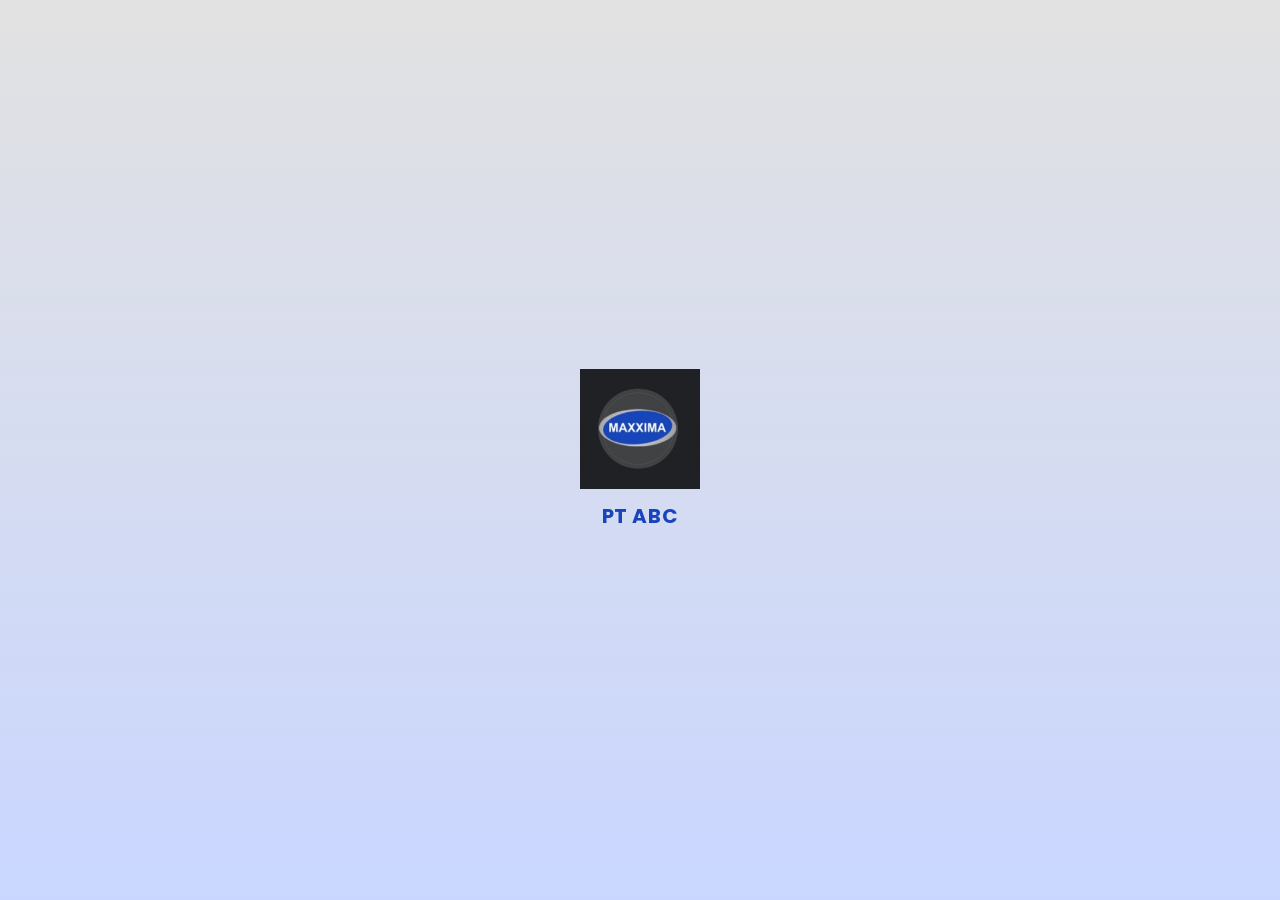
<file: pt abc/login/index.html>
<!DOCTYPE html>
<html lang="en">
<head>
  <meta charset="UTF-8" />
  <meta name="viewport" content="width=device-width, initial-scale=1.0"/>
  <title>Login Page</title>
  <link rel="stylesheet" href="style.css">
  <link href='https://unpkg.com/boxicons@2.1.4/css/boxicons.min.css' rel='stylesheet'>
</head>
<body>

  <!-- Splash screen -->
  <div id="splash" role="status" aria-label="Loading">
    <div class="splash-content">
      <div class="splash-logo" aria-hidden="true">
        <img src="../icon.jpg" alt="MyApp logo" class="splash-img">
      </div>
      <div class="splash-title">PT ABC</div>
    </div>
  </div>

  <div class="app" aria-hidden="true">
      <div class="container">
            <!-- Login -->
          <div class="form-box login">
              <form action="#">
                  <h1>Login</h1>
                  <div class="input-box">
                      <input type="text" placeholder="Email" required>
                      <i class='bx bxs-user'></i>
                  </div>
                  <div class="input-box">
                      <input type="password" placeholder="Password" required>
                      <i class='bx bxs-lock-alt' ></i>
                  </div>

                  <div class="form-actions">
                      <div class="forgot-link">
                          <a href="#">Forgot Password?</a>
                      </div>
                      <div class="register">
                          <p>Don't have an account? <a href="#">Register</a></p>
                      </div>
                  </div>
                  <button type="submit" class="btn">Login</button>
                  <p>or login with social platforms</p>
                  <div class="social-icons">
                      <a href="#"><i class='bx bxl-google' ></i></a>
                      <a href="#"><i class='bx bxl-facebook' ></i></a>
                      <a href="#"><i class='bx bxl-apple' ></i></a>
                  </div>
              </form>
          </div>
            <!-- Register -->
          <div class="form-box register">
              <form action="#">
                  <h1>Registration</h1>
                  <div class="input-box">
                      <input type="text" placeholder="Nomor Hp" required>
                      <i class='bx bxs-user'></i>
                  </div>
                  <div class="input-box">
                      <input type="email" placeholder="Email" required>
                      <i class='bx bxs-envelope' ></i>
                  </div>
                  <div class="input-box">
                      <input type="password" placeholder="Password" required>
                      <i class='bx bxs-lock-alt' ></i>
                  </div>

                  <div class="form-actions">
                      <div class="login">
                          <p>Already have an account? <a href="#">Login</a></p>
                      </div>
                  </div>

                  <button type="submit" class="btn">Register</button>
                  <p>or register with social platforms</p>
                  <div class="social-icons">
                      <a href="#"><i class='bx bxl-google' ></i></a>
                      <a href="#"><i class='bx bxl-facebook' ></i></a>
                      <a href="#"><i class='bx bxl-apple' ></i></a>
                  </div>
              </form>
          </div>

      </div>
  </div>

  <script src="script.js"></script>
</body>
</html>
</file>
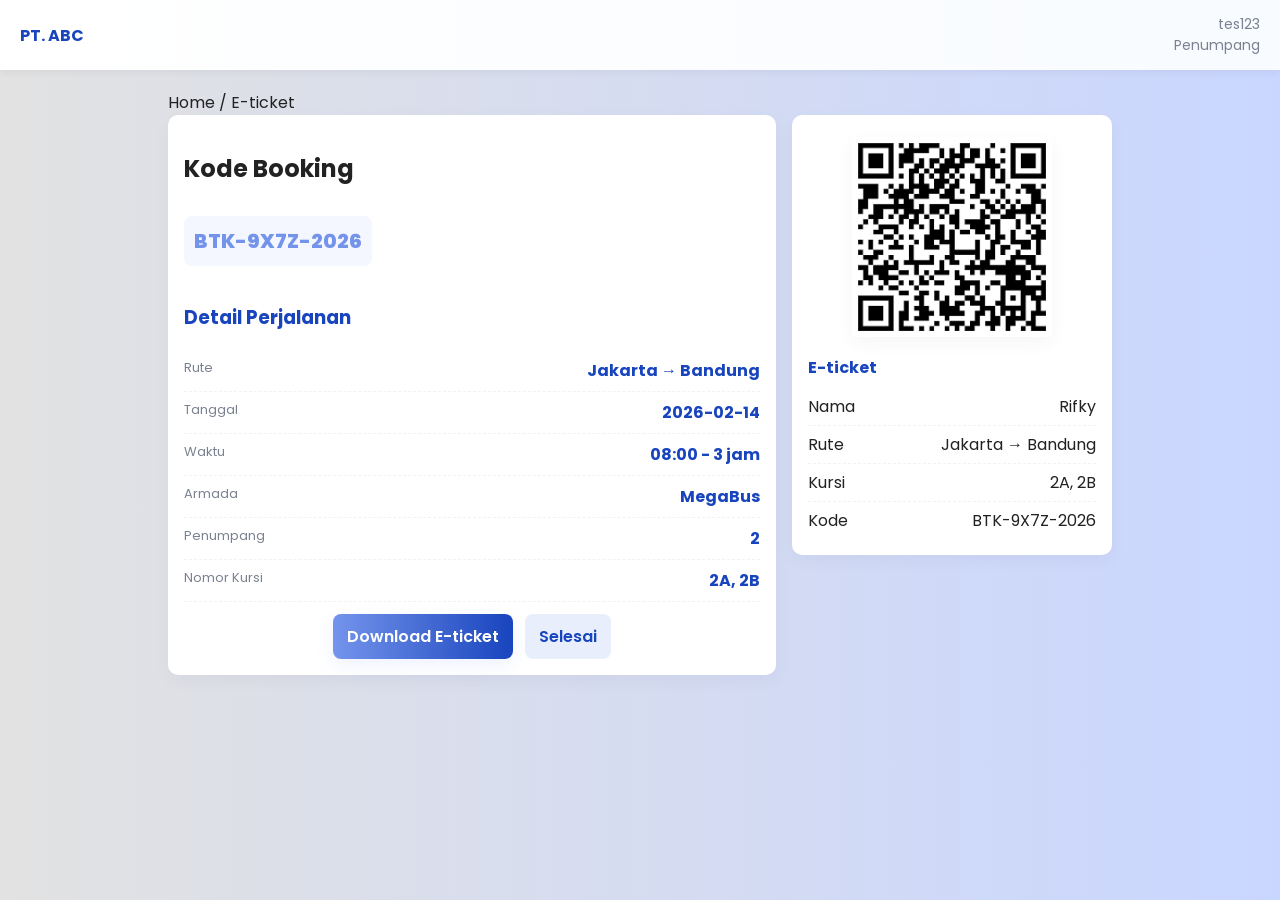
<file: pt abc/boarding/boarding.html>
<!doctype html>
<html lang="id">
<head>
  <meta charset="utf-8" />
  <meta name="viewport" content="width=device-width,initial-scale=1" />
  <title>E-ticket</title>
  <link href="https://fonts.googleapis.com/css2?family=Poppins:wght@400;600;700&display=swap" rel="stylesheet">
  <link rel="stylesheet" href="../dashboard/dashboard.css">
  <link rel="stylesheet" href="boarding.css">
</head>

<body>
  <header class="topbar">
    <div class="brand">PT. ABC</div>
    <div class="user-info">
      <div class="user-name" id="userName">tes123</div>
      <div class="user-category" id="userCategory">Penumpang</div>
    </div>
  </header>

  <main class="content boarding-content">
    <div class="breadcrumb">Home / E-ticket</div>

    <!-- Boarding Pass -->
    <section class="boarding-pass">
      <div class="bp-left">
        <h2>Kode Booking</h2>
        <div class="booking-code">BTK-9X7Z-2026</div>

        <h3>Detail Perjalanan</h3>
        <div class="info-row"><span class="label">Rute</span><span class="value">Jakarta → Bandung</span></div>
        <div class="info-row"><span class="label">Tanggal</span><span class="value">2026-02-14</span></div>
        <div class="info-row"><span class="label">Waktu</span><span class="value">08:00 - 3 jam</span></div>
        <div class="info-row"><span class="label">Armada</span><span class="value">MegaBus</span></div>
        <div class="info-row"><span class="label">Penumpang</span><span class="value">2</span></div>
        <div class="info-row"><span class="label">Nomor Kursi</span><span class="value">2A, 2B</span></div>

        <div class="actions" style="margin-top:12px;">
          <a class="btn primary" href="#" download="eticket.png" id="downloadBtn">Download E-ticket</a>
          <a class="btn" href="../dashboard/dashboard.html">Selesai</a>
        </div>
      </div>

      <!-- e-ticket -->
      <div class="bp-right">
        <div class="qr-wrap">
          <img width="200" height="200" viewBox="0 0 64 64" src="image.png" alt="MyApp logo" class="qr">
        </div>

        <div class="ticket-preview">
          <h4>E-ticket</h4>
          <div class="tp-row"><span class="label">Nama</span><span class="value">Rifky</span></div>
          <div class="tp-row"><span class="label">Rute</span><span class="value">Jakarta → Bandung</span></div>
          <div class="tp-row"><span class="label">Kursi</span><span class="value">2A, 2B</span></div>
          <div class="tp-row"><span class="label">Kode</span><span class="value">BTK-9X7Z-2026</span></div>
        </div>
      </div>
    </section>
  </main>
</body>
</html>
</file>
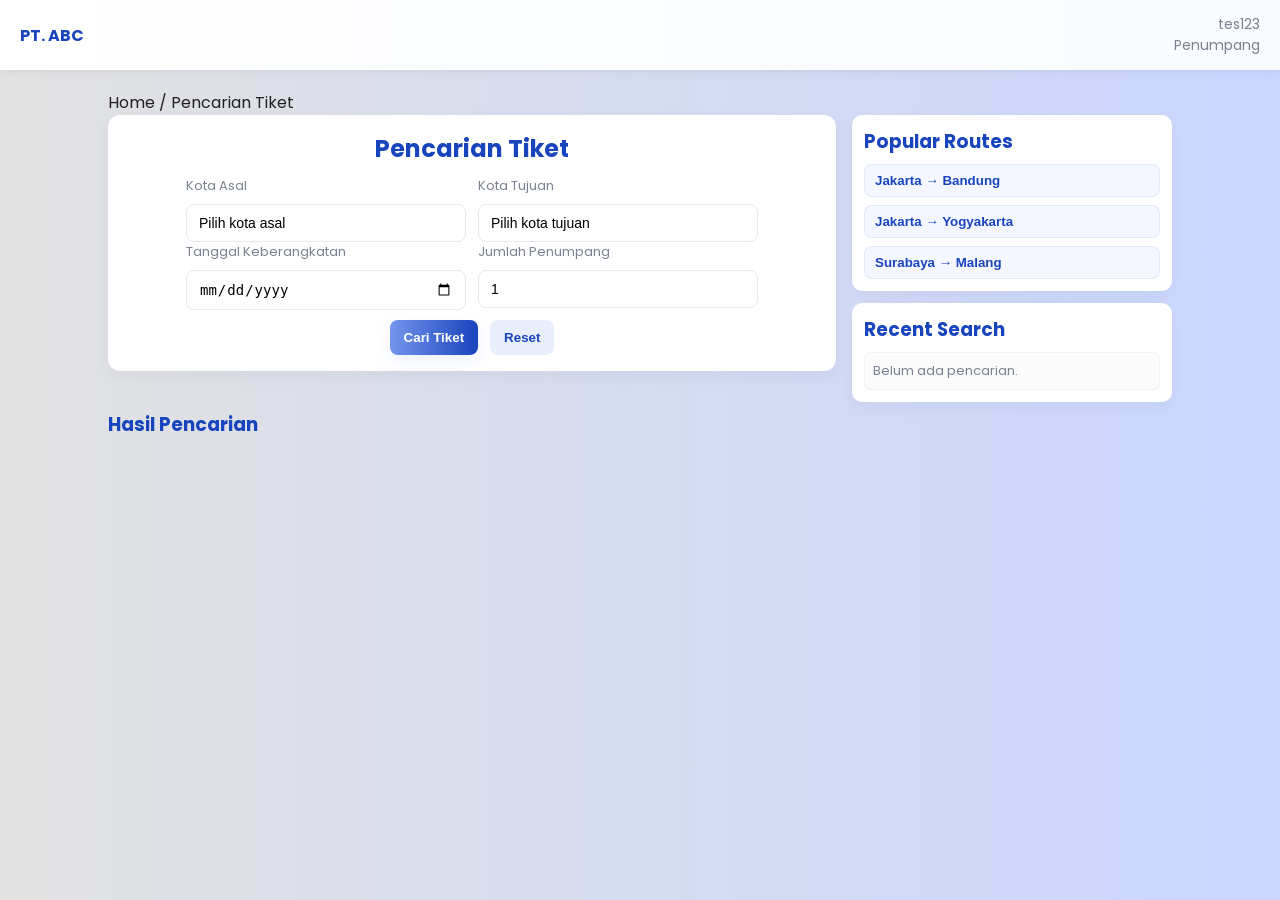
<file: pt abc/dashboard/dashboard.html>
<!doctype html>
<html lang="id">
<head>
  <meta charset="utf-8" />
  <meta name="viewport" content="width=device-width,initial-scale=1" />
  <title>Dashboard</title>
  <link href="https://fonts.googleapis.com/css2?family=Poppins:wght@400;600;700&display=swap" rel="stylesheet">
  <link rel="stylesheet" href="dashboard.css">
</head>
<body>
  <header class="topbar">
    <div class="brand">PT. ABC</div>
    <div class="user-info">
      <div class="user-name" id="userName">tes123</div>
      <div class="user-category" id="userCategory">Penumpang</div>
    </div>
  </header>

  <main class="content">
    <div class="breadcrumb">Home / Pencarian Tiket</div>

    <section class="search-panel">
      <!-- Pencarian Tiket -->
      <form class="search-form" id="searchForm">
        <h2>Pencarian Tiket</h2>
        <div class="row">
          <label>
            Kota Asal
            <select id="origin" required>
              <option value="" disabled selected>Pilih kota asal</option>
            </select>
          </label>
          <label>
            Kota Tujuan
            <select id="destination" required>
              <option value="" disabled selected>Pilih kota tujuan</option>
            </select>
          </label>
        </div>

        <div class="row">
          <label>
            Tanggal Keberangkatan
            <input type="date" id="departDate" required>
          </label>
          <label>
            Jumlah Penumpang
            <input type="number" id="passengers" min="1" value="1" required>
          </label>
        </div>

        <div class="actions">
          <button type="submit" class="btn primary">Cari Tiket</button>
          <button type="button" id="resetBtn" class="btn">Reset</button>
        </div>
      </form>
      <!-- Side Panel -->
      <aside class="side-panels">
        <div class="panel">
          <h3>Popular Routes</h3>
          <div class="pill-list" id="popularList"></div>
        </div>

        <div class="panel">
          <h3>Recent Search</h3>
          <ul class="recent-list" id="recentList">
            <li style="color:var(--muted)">Belum ada pencarian.</li>
          </ul>
        </div>
      </aside>
    </section>

    <!-- Hasil -->
    <section class="results">
      <h3 style="margin:0 0 8px; color:var(--accent)">Hasil Pencarian</h3>
      <div class="cards" id="resultsArea">
        <!-- dummy results -->
      </div>
    </section>
  </main>

  <script src="dashboard.js"></script>
</body>
</html>
</file>
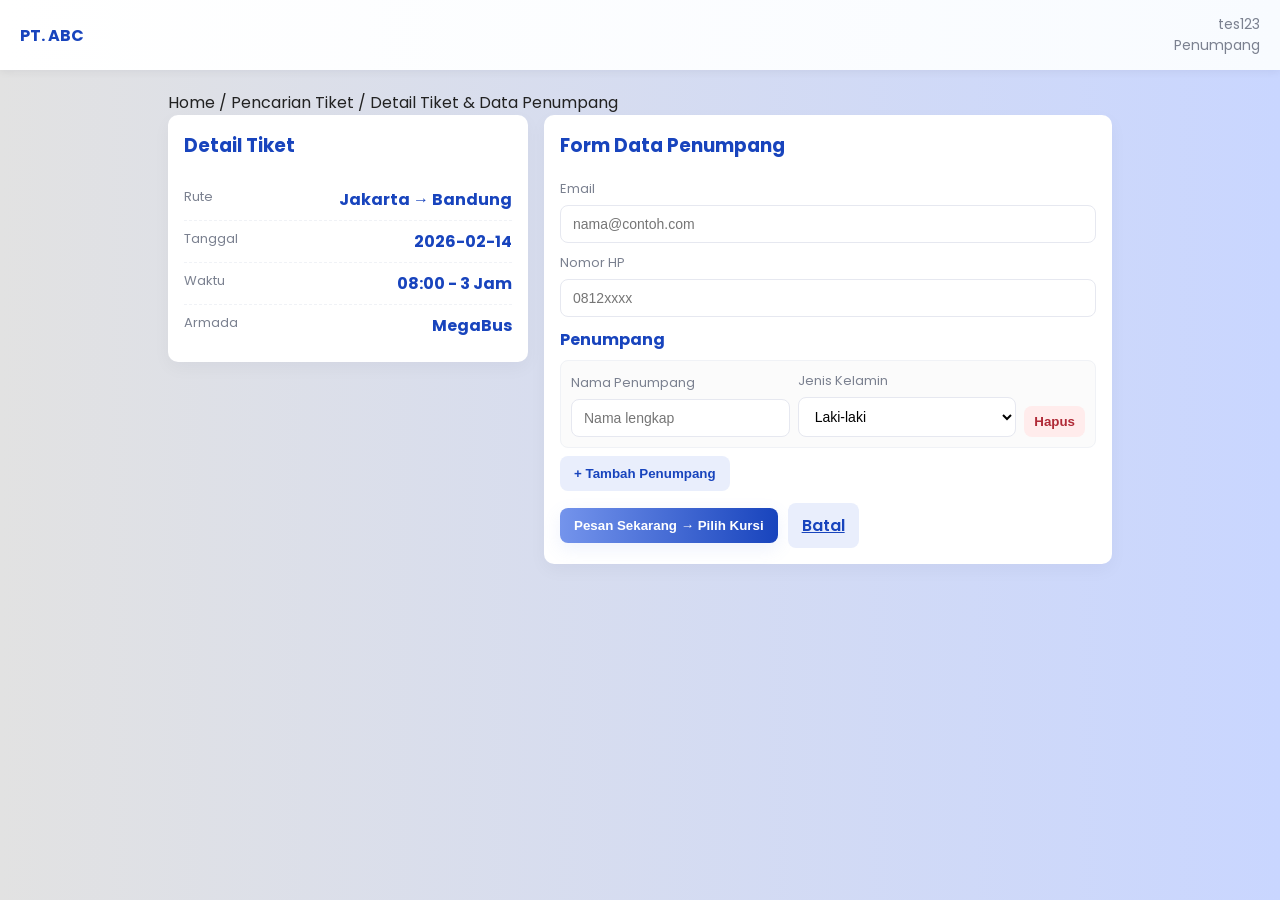
<file: pt abc/detail/detail.html>
<!doctype html>
<html lang="id">
<head>
  <meta charset="utf-8" />
  <meta name="viewport" content="width=device-width,initial-scale=1" />
  <title>Isi Data Penumpang</title>
  <link href="https://fonts.googleapis.com/css2?family=Poppins:wght@400;600;700&display=swap" rel="stylesheet">
  <link rel="stylesheet" href="../dashboard/dashboard.css">
  <link rel="stylesheet" href="detail.css">
</head>
<body>
  <header class="topbar">
    <div class="brand">PT. ABC</div>
    <div class="user-info">
      <div class="user-name" id="userName">tes123</div>
      <div class="user-category" id="userCategory">Penumpang</div>
    </div>
  </header>

  <main class="content detail-content">
    <div class="breadcrumb">Home / Pencarian Tiket / Detail Tiket & Data Penumpang</div>

    <!-- Detail Tiket  -->
    <section class="detail-panel">
      <div class="summary">
        <h3>Detail Tiket</h3>
        <div class="summary-row"><span class="label">Rute</span><span class="value">Jakarta → Bandung</span></div>
        <div class="summary-row"><span class="label">Tanggal</span><span class="value">2026-02-14</span></div>
        <div class="summary-row"><span class="label">Waktu</span><span class="value">08:00 - 3 Jam</span></div>
        <div class="summary-row"><span class="label">Armada</span><span class="value">MegaBus</span></div>
      </div>
      
      <!-- Form Data Penumpang -->
      <form id="passengerForm" class="passenger-form" action="../seat/seat.html" method="get">
        <h3>Form Data Penumpang</h3>

        <div class="field">
          <label for="contactEmail">Email</label>
          <input id="contactEmail" name="email" type="email" placeholder="nama@contoh.com" required>
        </div>

        <div class="field">
          <label for="contactPhone">Nomor HP</label>
          <input id="contactPhone" name="phone" type="tel" placeholder="0812xxxx" required>
        </div>

        <div class="passenger-list" id="passengerList">
          <h4>Penumpang</h4>
        </div>

        <div class="form-actions">
          <button type="button" id="addPassengerBtn" class="btn">+ Tambah Penumpang</button>
        </div>

        <div class="form-actions" style="margin-top:12px;">
          <button type="submit" class="btn primary">Pesan Sekarang → Pilih Kursi</button>
          <a href="../dashboard/dashboard.html" class="btn">Batal</a>
        </div>
      </form>
    </section>
  </main>
  <script src="detail.js"></script>
</body>
</html>
</file>
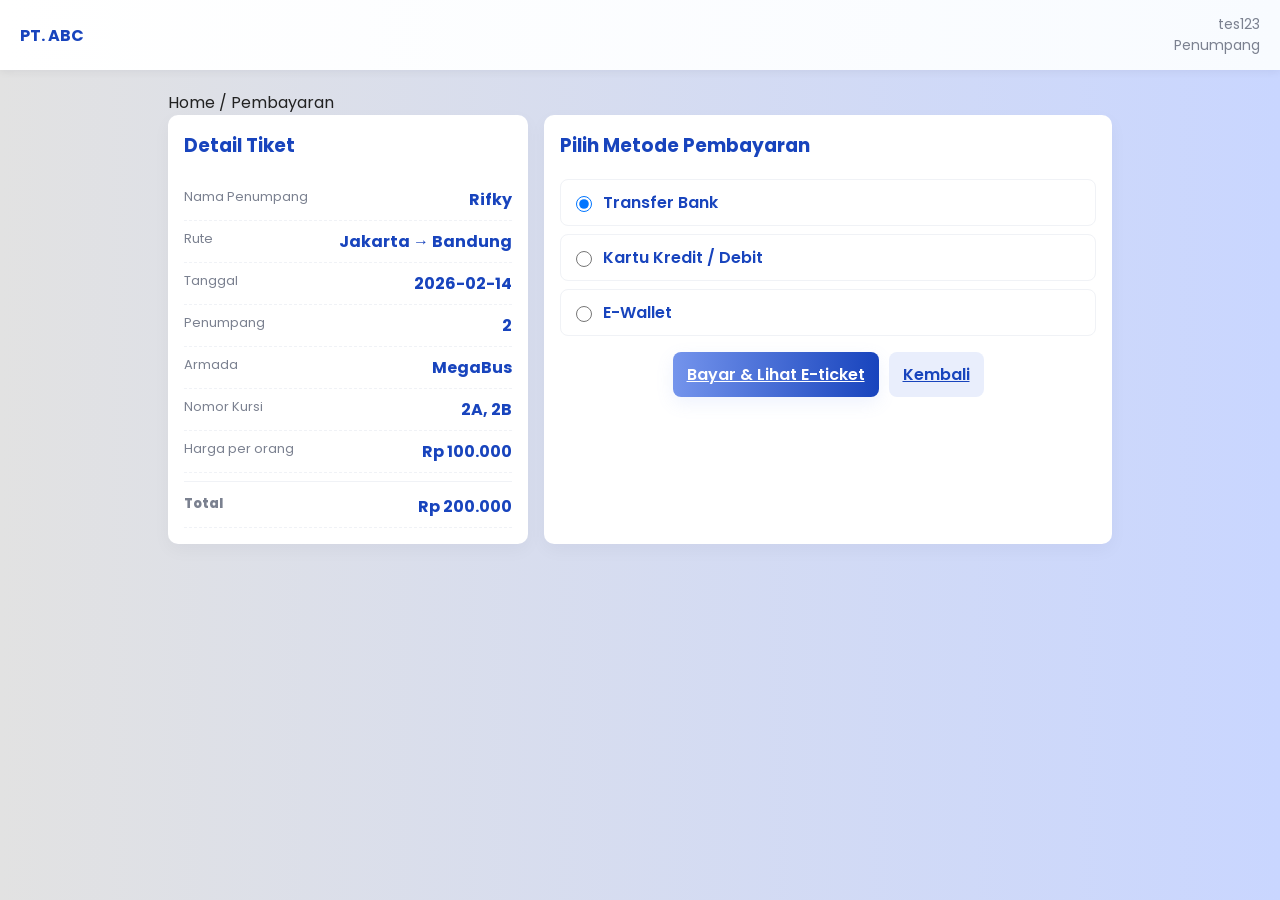
<file: pt abc/payment/payment.html>
<!doctype html>
<html lang="id">
<head>
  <meta charset="utf-8" />
  <meta name="viewport" content="width=device-width,initial-scale=1" />
  <title>Pembayaran</title>
  <link href="https://fonts.googleapis.com/css2?family=Poppins:wght@400;600;700&display=swap" rel="stylesheet">
  <link rel="stylesheet" href="../dashboard/dashboard.css">
  <link rel="stylesheet" href="payment.css">
</head>
<body>
  <header class="topbar">
    <div class="brand">PT. ABC</div>
    <div class="user-info">
      <div class="user-name" id="userName">tes123</div>
      <div class="user-category" id="userCategory">Penumpang</div>
    </div>
  </header>

  <main class="content payment-content">
    <div class="breadcrumb">Home / Pembayaran</div>

    <!-- Detail Tiket -->
    <section class="payment-panel">
      <div class="summary">
        <h3>Detail Tiket</h3>
        <div class="summary-row"><span class="label">Nama Penumpang</span><span class="value">Rifky</span></div>
        <div class="summary-row"><span class="label">Rute</span><span class="value">Jakarta → Bandung</span></div>
        <div class="summary-row"><span class="label">Tanggal</span><span class="value">2026-02-14</span></div>
        <div class="summary-row"><span class="label">Penumpang</span><span class="value">2</span></div>
        <div class="summary-row"><span class="label">Armada</span><span class="value">MegaBus</span></div>
        <div class="summary-row"><span class="label">Nomor Kursi</span><span class="value">2A, 2B</span></div>
        <div class="summary-row"><span class="label">Harga per orang</span><span class="value">Rp 100.000</span></div>
        <div class="summary-row total"><span class="label">Total</span><span class="value">Rp 200.000</span></div>
      </div>
      
      <!-- Metode Pembayaran -->
      <div class="payment-methods">
        <h3>Pilih Metode Pembayaran</h3>
        <form class="methods">
          <label class="pm">
            <input type="radio" name="pm" checked>
            <span class="pm-label">Transfer Bank</span>
          </label>
          <label class="pm">
            <input type="radio" name="pm">
            <span class="pm-label">Kartu Kredit / Debit</span>
          </label>
          <label class="pm">
            <input type="radio" name="pm">
            <span class="pm-label">E-Wallet</span>
          </label>

          <div class="actions" style="margin-top:16px;">
            <a href="../boarding/boarding.html" class="btn primary">Bayar & Lihat E-ticket</a>
            <a href="../seat/seat.html" class="btn">Kembali</a>
          </div>
        </form>
      </div>
    </section>
  </main>
</body>
</html>
</file>
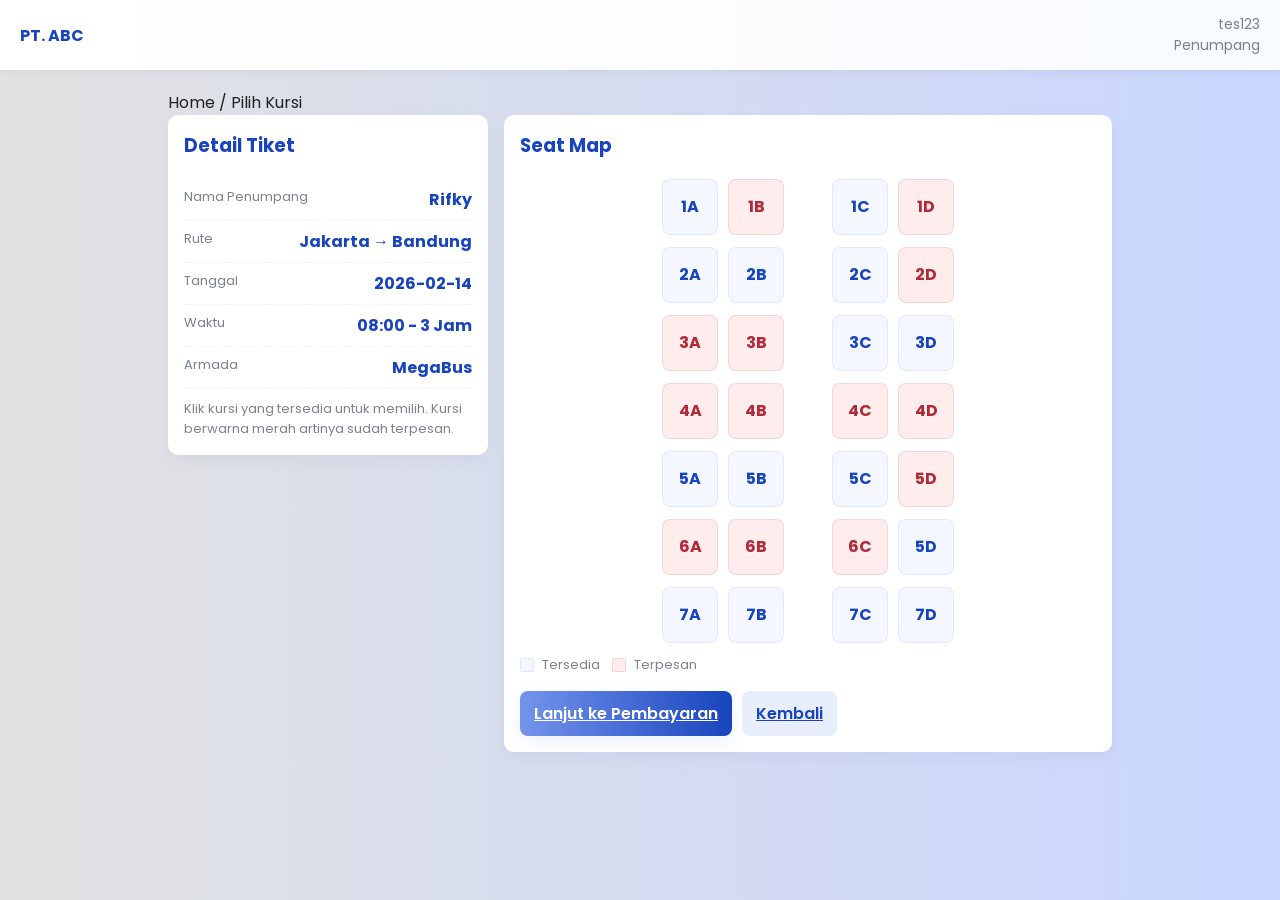
<file: pt abc/seat/seat.html>
<!doctype html>
<html lang="id">
<head>
  <meta charset="utf-8" />
  <meta name="viewport" content="width=device-width,initial-scale=1" />
  <title>Pilih Kursi</title>
  <link href="https://fonts.googleapis.com/css2?family=Poppins:wght@400;600;700&display=swap" rel="stylesheet">
  <link rel="stylesheet" href="../dashboard/dashboard.css">
  <link rel="stylesheet" href="seat.css">
</head>
<body>
  <header class="topbar">
    <div class="brand">PT. ABC</div>
    <div class="user-info">
      <div class="user-name" id="userName">tes123</div>
      <div class="user-category" id="userCategory">Penumpang</div>
    </div>
  </header>

  <main class="content seat-content">
    <div class="breadcrumb">Home / Pilih Kursi</div>

    <!-- Detail Tiket -->
    <section class="seat-panel">
      <aside class="trip-info">
        <h3>Detail Tiket</h3>
        <div class="info-row"><span class="label">Nama Penumpang</span><span class="value">Rifky</span></div>
        <div class="info-row"><span class="label">Rute</span><span class="value">Jakarta → Bandung</span></div>
        <div class="info-row"><span class="label">Tanggal</span><span class="value">2026-02-14</span></div>
        <div class="info-row"><span class="label">Waktu</span><span class="value">08:00 - 3 Jam</span></div>
        <div class="info-row"><span class="label">Armada</span><span class="value">MegaBus</span></div>
        <div class="note" style="margin-top:10px; color:var(--muted); font-size:13px;">Klik kursi yang tersedia untuk memilih. Kursi berwarna merah artinya sudah terpesan.</div>
      </aside>

      <section class="seat-map">
        <h3>Seat Map</h3>
        <div class="bus">
          <div class="row">
            <div class="seat available">1A</div>
            <div class="seat booked">1B</div>
            <div class="aisle"></div>
            <div class="seat available">1C</div>
            <div class="seat booked">1D</div>
          </div>

          <div class="row">
            <div class="seat available">2A</div>
            <div class="seat available">2B</div>
            <div class="aisle"></div>
            <div class="seat available">2C</div>
            <div class="seat booked">2D</div>
          </div>

          <div class="row">
            <div class="seat booked">3A</div>
            <div class="seat booked">3B</div>
            <div class="aisle"></div>
            <div class="seat available">3C</div>
            <div class="seat available">3D</div>
          </div>

          <div class="row">
            <div class="seat booked">4A</div>
            <div class="seat booked">4B</div>
            <div class="aisle"></div>
            <div class="seat booked">4C</div>
            <div class="seat booked">4D</div>
          </div>

          <div class="row">
            <div class="seat available">5A</div>
            <div class="seat available">5B</div>
            <div class="aisle"></div>
            <div class="seat available">5C</div>
            <div class="seat booked">5D</div>
          </div>

          <div class="row">
            <div class="seat booked">6A</div>
            <div class="seat booked">6B</div>
            <div class="aisle"></div>
            <div class="seat booked">6C</div>
            <div class="seat available">5D</div>
          </div>

          <div class="row">
            <div class="seat available">7A</div>
            <div class="seat available">7B</div>
            <div class="aisle"></div>
            <div class="seat available">7C</div>
            <div class="seat available">7D</div>
          </div>
        </div>

        <div class="legend">
          <span class="legend-item"><span class="legend-box avail"></span> Tersedia</span>
          <span class="legend-item"><span class="legend-box booked"></span> Terpesan</span>
        </div>

        <div class="seat-actions" style="margin-top:16px;">
          <a href="../payment/payment.html" class="btn primary">Lanjut ke Pembayaran</a>
          <a href="../detail/detail.html" class="btn">Kembali</a>
        </div>
      </section>
    </section>
  </main>
</body>
</html>
</file>
<file: pt abc/login/style.css>
@import url('https://fonts.googleapis.com/css2?family=Poppins:ital,wght@0,100;0,200;0,300;0,400;0,500;0,600;0,700;0,800;0,900;1,100;1,200;1,300;1,400;1,500;1,600;1,700;1,800;1,900&display=swap');

*{
    margin: 0;
    padding: 0;
    box-sizing: border-box;
    font-family: "Poppins", sans-serif;
    text-decoration: none;
    list-style: none;
}

body{
    display: flex;
    justify-content: center;
    align-items: center;
    min-height: 100vh;
    background: linear-gradient(90deg, #e2e2e2, #c9d6ff);
}

.app { display: none; }
body.splash-active { overflow: hidden; }

#splash{
    position: fixed;
    inset: 0;
    display: flex;
    align-items: center;
    justify-content: center;
    background: linear-gradient(180deg, #e2e2e2, #c9d6ff);
    z-index: 9999;
    flex-direction: column;
    gap: 18px;
    text-align: center;
    padding: 24px;
}

.splash-content{
    display: flex;
    flex-direction: column;
    align-items: center;
    gap: 12px;
}

.splash-logo img,
.splash-img{
  width: 120px;
  height: auto;
  display: block;
  object-fit: contain;
}

.splash-title{
    font-weight: 700;
    color: #1844bd;
    font-size: 20px;
    letter-spacing: 0.6px;
}

.splash-skip{
    margin-top: 6px;
    background: transparent;
    border: none;
    color: #1844bd;
    font-weight: 600;
    cursor: pointer;
}

.container{
    width: min(900px, 96%);
    max-width: 900px;
    margin: 32px auto;
    background: #fff;
    border-radius: 20px;
    box-shadow: 0 8px 30px rgba(0, 0, 0, .15);
    overflow: visible;
    padding: 32px;          
    display: flex;
    justify-content: center;
    align-items: center;
    min-height: 420px;    
}

.container h1{
    font-size: 34px;
    margin: -6px 0 8px;
}

.container p{
    font-size: 14.5px;
    margin: 12px 0;
}

form{ width: 100%; }

.form-box{
    position: relative;
    width: 520px;             
    max-width: 100%;
    background: transparent;
    display: flex;
    align-items: center;
    color: #333;
    text-align: center;
    padding: 20px 8px;      
    z-index: 1;
    flex-direction: column;  
}

.form-box.register{
    display: none;
}
.container.active .form-box.register{
    display: flex;
}
.container.active .form-box.login{
    display: none;
}

.input-box{
    position: relative;
    margin: 14px 0;
    width: 100%;
}

.input-box input{
    width: 100%;
    padding: 12px 44px 12px 16px;
    background: #f2f3f7;
    border-radius: 8px;
    border: 1px solid #e6e8f0;
    outline: none;
    font-size: 15px;
    color: #333;
    font-weight: 500;
}

.input-box input::placeholder{
    color: #9aa0b3;
    font-weight: 400;
}

.input-box i{
    position: absolute;
    right: 16px;
    top: 50%;
    transform: translateY(-50%);
    font-size: 18px;
    color: #666;
}

.form-actions{
    display: flex;
    justify-content: space-between;
    align-items: center;
    margin: 8px 0 14px;
    gap: 12px;
    flex-wrap: wrap;
    width: 100%;
}

.forgot-link a{
    font-size: 14px;
    color: #333;
    display: inline-block;
}

.alt-action, .register, .login {
    display: flex;
    align-items: center;
    gap: 8px;
}

.alt-action p, .register p, .login p{
    font-size: 14px;
    color: #333;
    margin: 0;
}

.register p a,
.login p a{
    text-decoration: none;
    font-weight: 600;
    color: #1844bd;
}

.btn.small{
    width: auto;
    min-width: 96px;
    height: 36px;
    padding: 6px 12px;
    background: transparent;
    border: 2px solid #7494ec;
    color: #7494ec;
    font-weight: 600;
    border-radius: 8px;
    cursor: pointer;
    box-shadow: none;
}

.btn{
    width: 100%;
    height: 44px;
    background: #7494ec;
    border-radius: 8px;
    box-shadow: 0 6px 18px rgba(116,148,236,.12);
    border: none;
    cursor: pointer;
    font-size: 15px;
    color: #fff;
    font-weight: 600;
    margin-top: 6px;
}

.social-icons{
    display: flex;
    justify-content: center;
    margin-top: 12px;
}

.social-icons a{
    display: inline-flex;
    padding: 8px;
    border: 2px solid #e6e6e6;
    border-radius: 8px;
    font-size: 22px;
    color: #333;
    margin: 0 6px;
}

@media screen and (max-width: 900px){
    .container{
        padding: 24px;
        min-height: 420px;
    }
    .form-box{
        width: 100%;
        padding: 18px 4px;
    }
}

@media screen and (max-width: 650px){
    body{ padding: 16px 0; }
    .container{
        width: 100%;
        padding: 18px;
        min-height: auto;
        margin: 12px;
        border-radius: 12px;
        box-shadow: 0 6px 20px rgba(0,0,0,0.08);
        align-items: flex-start;
    }

    .form-box{
        width: 100%;
        padding: 12px;
        align-items: stretch;
    }

    .form-actions{
        flex-direction: column;
        align-items: flex-start;
        gap: 8px;
    }

    .alt-action p, .register p, .login p{
        font-size: 14px;
    }

    .btn.small{ min-width: 88px; height: 34px; padding: 6px 10px; }
    .btn{ height: 44px; }
}

@media screen and (max-width: 420px){
    .container{ padding: 12px; margin: 8px; }
    .form-box { padding: 8px; }
    .container h1{ font-size: 26px; }
}
</file>
<file: pt abc/dashboard/dashboard.css>
:root {
  --bg: #f4f6fb;
  --card: #fff;
  --accent: #1844bd;
  --accent-2: #7494ec;
  --muted: #7b8190;
}

* {
  box-sizing: border-box;
}

body {
  margin: 0;
  font-family: "Poppins", sans-serif;
  background: linear-gradient(90deg, #e2e2e2, #c9d6ff);
  color: #222;
  -webkit-font-smoothing: antialiased;
  min-height: 100vh;
}

.topbar {
  display: flex;
  justify-content: space-between;
  align-items: center;
  padding: 14px 20px;
  background: linear-gradient(90deg, #fff, #f8fbff);
  box-shadow: 0 2px 8px rgba(16, 24, 40, 0.06);
}

.brand {
  font-weight: 700;
  color: var(--accent);
}

.user-info {
  text-align: right;
  font-size: 14px;
  color: var(--muted);
}

.content {
  max-width: 1100px;
  margin: 20px auto;
  padding: 0 18px 40px;
}

.search-panel {
  display: grid;
  grid-template-columns: 1fr 320px;
  gap: 16px;
  align-items: start;
}

.search-form {
  background: var(--card);
  padding: 16px;
  border-radius: 12px;
  box-shadow: 0 6px 18px rgba(16, 24, 40, 0.04);
  display: flex;
  flex-direction: column;
  align-items: center;
}

.search-form h2 {
  margin: 0 0 10px;
  color: var(--accent);
}

.row {
  display: flex;
  gap: 12px;
  flex-wrap: wrap;
  justify-content: center;
  width: 100%;
}

.row label {
  display: flex;
  flex-direction: column;
  min-width: 160px;
  max-width: 320px;
  flex: 0 1 280px;
  font-size: 13px;
  color: var(--muted);
}

.row label input,
.row label select {
  margin-top: 8px;
  padding: 10px 12px;
  border-radius: 8px;
  border: 1px solid #e6e8f0;
  background: #fff;
  font-size: 14px;
}

.row label select {
  appearance: none;
  -webkit-appearance: none;
  cursor: pointer;
}

.actions {
  margin-top: 10px;
  display: flex;
  gap: 12px;
  justify-content: center;
  width: 100%;
}

.btn {
  padding: 10px 14px;
  border-radius: 8px;
  border: none;
  background: #e9eefc;
  color: var(--accent);
  cursor: pointer;
  font-weight: 600;
}

.btn.primary {
  background: linear-gradient(90deg, var(--accent-2), var(--accent));
  color: #fff;
  box-shadow: 0 6px 18px rgba(116, 148, 236, 0.12);
}

.side-panels {
  display: flex;
  flex-direction: column;
  gap: 12px;
}

.panel {
  background: var(--card);
  padding: 12px;
  border-radius: 10px;
  box-shadow: 0 6px 18px rgba(16, 24, 40, 0.04);
}

.panel h3 {
  margin: 0 0 8px;
  color: var(--accent);
}

.pill-list {
  display: flex;
  flex-direction: column;
  gap: 8px;
}

.pill {
  padding: 8px 10px;
  border-radius: 8px;
  background: #f4f7ff;
  color: var(--accent);
  cursor: pointer;
  font-weight: 600;
  border: 1px solid rgba(24, 68, 189, 0.08);
  text-align: left;
}

.recent-list {
  list-style: none;
  padding: 0;
  margin: 0;
  display: flex;
  flex-direction: column;
  gap: 8px;
}

.recent-list li {
  font-size: 13px;
  color: var(--muted);
  padding: 8px;
  border-radius: 6px;
  background: #fbfbfb;
  border: 1px solid #f0f2f6;
  cursor: pointer;
}

.results {
  margin-top: 8px;
}

.cards {
  display: grid;
  grid-template-columns: repeat(auto-fill, minmax(260px, 1fr));
  gap: 12px;
  margin-top: 8px;
}

.card {
  background: var(--card);
  padding: 12px;
  border-radius: 10px;
  box-shadow: 0 8px 22px rgba(16, 24, 40, 0.04);
  display: flex;
  flex-direction: column;
  gap: 8px;
  cursor: pointer;
}

.card .top {
  display: flex;
  justify-content: space-between;
  align-items: center;
}

.card .op {
  font-weight: 700;
  color: var(--accent);
}

.card .meta {
  font-size: 13px;
  color: var(--muted);
}

.card .price {
  font-weight: 800;
  color: var(--accent-2);
  font-size: 18px;
}

@media (max-width: 900px) {
  .search-panel {
    grid-template-columns: 1fr;
  }

  .side-panels {
    flex-direction: row;
    gap: 10px;
  }

  .panel {
    flex: 1;
  }

  .row {
    justify-content: flex-start;
  }

  .row label {
    flex: 1 1 100%;
    max-width: 100%;
    min-width: auto;
  }

  .actions {
    justify-content: flex-start;
  }
}
</file>
<file: pt abc/boarding/boarding.css>
.boarding-content { max-width: 980px; margin: 20px auto; padding: 0 18px 40px; }
.boarding-pass { display:grid; grid-template-columns: 1fr 320px; gap:16px; align-items:start; }

.bp-left {
  background: var(--card);
  padding:16px;
  border-radius:10px;
  box-shadow:0 6px 18px rgba(16,24,40,0.04);
}
.booking-code {
  font-size:20px;
  font-weight:800;
  color:var(--accent-2);
  margin:10px 0 18px 0;
  background:#f4f7ff;
  padding:10px;
  border-radius:8px;
  display:inline-block;
}

.bp-left h3 { 
  color:var(--accent); 
}
.info-row { 
  display:flex; 
  justify-content:space-between; 
  padding:8px 0; 
  border-bottom:1px dashed #f0f2f6; 
}
.info-row:last-child { 
  border-bottom:none; 
}

.info-row .label { 
  color:var(--muted); 
  font-size:13px; 
}
.info-row .value { 
  font-weight:700; 
  color:var(--accent); 
}

.bp-right {
  background: var(--card);
  padding:16px;
  border-radius:10px;
  box-shadow:0 6px 18px rgba(16,24,40,0.04);
  display:flex;
  flex-direction:column;
  gap:12px;
  align-items:center;
}

.qr-wrap { 
  display:flex; 
  align-items:center; 
  justify-content:center; 
  padding:6px; 
  background:#fff; 
  border-radius:6px; 
}

.qr { 
  border:6px solid #fff; 
  box-shadow:0 6px 18px rgba(16,24,40,0.04); 
}

.ticket-preview { 
  width:100%; 
}

.ticket-preview h4 { 
  margin:0 0 8px 0; 
  color:var(--accent); 
}

.ticket-preview .tp-row { 
  display:flex; 
  justify-content:space-between; 
  padding:6px 0; 
  border-bottom:1px dashed #f0f2f6; 
}

.ticket-preview .tp-row:last-child { 
  border-bottom:none; 
}

.actions .btn { 
  text-decoration:none; 
  display:inline-flex; 
  align-items:center; 
  justify-content:center; 
}

@media (max-width:900px){
  .boarding-pass { 
    grid-template-columns: 1fr; 
  }
  .bp-right { 
    order: -1; 
  }
}
</file>
<file: pt abc/detail/detail.css>
.detail-content { max-width: 980px; margin: 20px auto; padding: 0 18px 40px; }

.detail-panel {
  display: grid;
  grid-template-columns: 360px 1fr;
  gap: 16px;
  align-items: start;
}

.summary {
  background: var(--card);
  padding: 16px;
  border-radius: 10px;
  box-shadow: 0 6px 18px rgba(16,24,40,0.04);
}

.summary h3 { 
  margin-top:0; 
  color: var(--accent); 
}

.summary-row { 
  display:flex; 
  justify-content:space-between; 
  padding:8px 0; 
  border-bottom:1px dashed #f0f2f6; 
}

.summary-row:last-child { 
  border-bottom: none; 
}

.summary .label { 
  color: var(--muted); 
  font-size:13px; 
}

.summary .value { 
  font-weight:700; 
  color:var(--accent); 
}

.passenger-form {
  background: var(--card);
  padding: 16px;
  border-radius: 10px;
  box-shadow: 0 6px 18px rgba(16,24,40,0.04);
}

.passenger-form h3 { 
  margin-top:0; 
  color: var(--accent);
}

.field { 
  display:flex; 
  flex-direction:column; 
  margin-bottom:10px; 
}

.field label { 
  font-size:13px; 
  color:var(--muted); 
  margin-bottom:6px; 
}

.field input, .field select { 
  padding:10px 12px; 
  border-radius:8px; 
  border:1px solid #e6e8f0; 
  background:#fff; 
  font-size:14px; 
}

.passenger-list h4 { 
  margin: 0 0 8px 0; 
  color:var(--accent); 
}
.passenger-item { 
  padding:10px; 
  border-radius:8px; 
  background:#fbfbfb; 
  border:1px solid #f0f2f6; 
  margin-bottom:8px; 
}

.pi-row { 
  display:flex; 
  gap:8px; 
  align-items:flex-end; 
}

.field.small { 
  flex:1; 
  margin-bottom:0; 
}

.remove-wrap { 
  display:flex; 
  align-items:flex-end; 
}

.btn.remove { 
  background:#ffecec; 
  color:#b02a37; 
  padding:8px 10px; 
  border-radius:8px; 
  border:none; 
  cursor:pointer; 
}

.form-actions { 
  display:flex; 
  gap:10px; 
  align-items:center; 
}

@media (max-width:900px){
  .detail-panel { 
    grid-template-columns: 1fr; 
  }

  .pi-row { 
    flex-direction:column; 
    align-items:stretch; 
  }

  .remove-wrap { 
    align-self:flex-start; 
  }
}
</file>
<file: pt abc/payment/payment.css>
.payment-content { 
  max-width: 980px; 
  margin: 20px auto; 
  padding: 0 18px 40px; 
}

.payment-panel { 
  display:grid; 
  grid-template-columns: 360px 1fr; 
  gap:16px; 
}

.summary {
  background: var(--card);
  padding: 16px;
  border-radius: 10px;
  box-shadow: 0 6px 18px rgba(16,24,40,0.04);
}
.summary h3 { 
  margin-top:0; 
  color:var(--accent); 
}
.summary-row { 
  display:flex; 
  justify-content:space-between; 
  padding:8px 0; 
  border-bottom:1px dashed #f0f2f6; 
}
.summary-row.total { 
  font-size:16px; 
  font-weight:800; 
  color:var(--accent-2); 
  border-top:1px solid #f0f2f6; 
  padding-top:12px; 
  margin-top:8px; 
}

.summary .label { 
  color:var(--muted); 
  font-size:13px; 
}

.summary .value { 
  font-weight:700; 
  color:var(--accent); 
}

.payment-methods {
  background: var(--card);
  padding: 16px;
  border-radius: 10px;
  box-shadow: 0 6px 18px rgba(16,24,40,0.04);
}

.payment-methods h3 { 
  margin-top:0; 
  color:var(--accent); 
}

.methods .pm { 
  display:flex; 
  align-items:center; 
  gap:8px; padding:10px; 
  border:1px solid #f0f2f6; 
  border-radius:8px; margin-bottom:8px; 
  cursor:pointer; 
}

.methods input[type="radio"] { 
  width:16px; height:16px; 
}

.pm-label { 
  font-weight:600; 
  color:var(--accent); 
}

.actions { 
  display:flex; 
  gap:10px; 
  margin-top:12px; 
}

@media (max-width:900px){
  .payment-panel { 
    grid-template-columns: 1fr; 
  }
}
</file>
<file: pt abc/seat/seat.css>
.seat-content { 
  max-width: 980px; 
  margin: 20px auto; 
  padding: 0 18px 40px; 
}

.seat-panel { 
  display:grid; 
  grid-template-columns: 320px 1fr; 
  gap:16px; 
  align-items:start; 
}

.trip-info {
  background: var(--card);
  padding: 16px;
  border-radius: 10px;
  box-shadow: 0 6px 18px rgba(16,24,40,0.04);
}

.trip-info h3 { 
  margin-top:0; 
  color:var(--accent); 
}

.info-row { 
  display:flex; 
  justify-content:space-between; 
  padding:8px 0; 
  border-bottom:1px dashed #f0f2f6; 
}

.info-row:last-child { 
  border-bottom:none;
}

.info-row .label { 
  color:var(--muted); 
  font-size:13px; 
}

.info-row .value { 
  font-weight:700; 
  color:var(--accent); 
}

.seat-map {
  background: var(--card);
  padding: 16px;
  border-radius: 10px;
  box-shadow: 0 6px 18px rgba(16,24,40,0.04);
}
.seat-map h3 { 
  margin-top:0; 
  color:var(--accent); 
}

.bus { 
  display:flex; 
  flex-direction:column; 
  gap:12px; 
  margin-top:12px; 
}

.row { 
  display:flex; 
  align-items:center; 
  gap:10px; 
}

.aisle { 
  width:28px; 
}

.seat {
  width:56px;
  height:56px;
  border-radius:8px;
  display:flex;
  align-items:center;
  justify-content:center;
  font-weight:700;
  background: #f4f6fb;
  color: var(--accent);
  border: 1px solid rgba(24,68,189,0.08);
}

.seat.available { 
  cursor:pointer; 
  background: #f4f7ff; 
}

.seat.booked { 
  background:#ffecec; 
  color:#b02a37; 
  border:1px solid rgba(176,42,55,0.12); 
}

.legend { 
  margin-top:12px; 
  display:flex; 
  gap:12px; 
  align-items:center; }

.legend-item { 
  display:flex; 
  gap:8px;
  align-items:center; 
  color:var(--muted); 
  font-size:13px; 
}

.legend-box { 
  width:14px; 
  height:14px; 
  border-radius:2px; 
  display:inline-block; 
}

.legend-box.avail { 
  background:#f4f7ff; 
  border:1px solid rgba(24,68,189,0.08); 
} 

.legend-box.booked { 
  background:#ffecec; 
  border:1px solid rgba(176,42,55,0.12); 
}

.seat-actions { 
  display:flex; gap:10px; 
}

@media (max-width:900px){
  .seat-panel { 
    grid-template-columns: 1fr; 
  }
}
</file>
